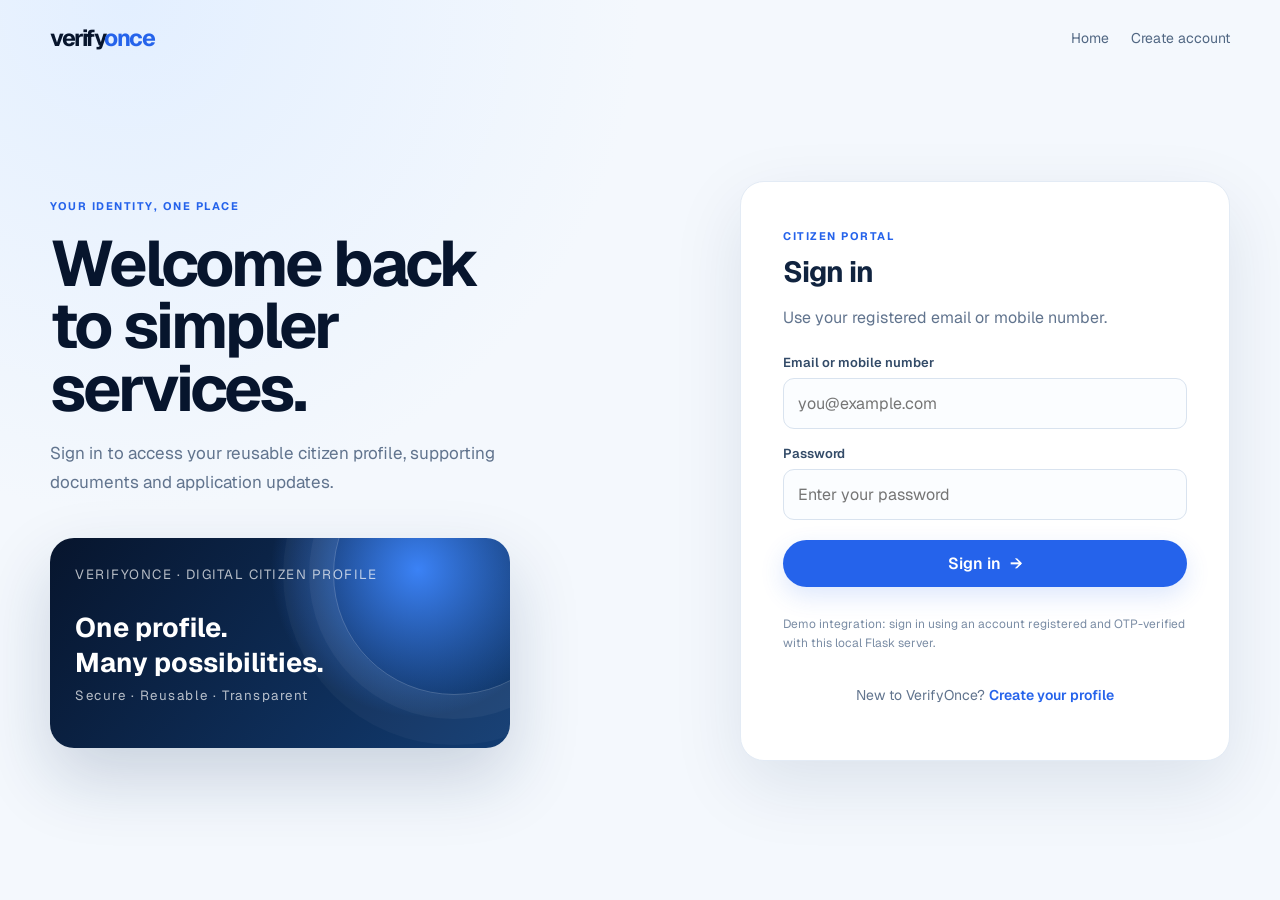
<file: frontend/dashboard.html>
<!doctype html><html lang="en"><head><meta charset="utf-8"><meta name="viewport" content="width=device-width,initial-scale=1"><title>Citizen dashboard · VerifyOnce</title><link rel="stylesheet" href="app.css"></head><body><header class="shell topbar"><a class="brand" href="index.html">verify<span>once</span></a><div class="top-links"><span class="muted" id="headerName">Citizen portal</span><a class="btn secondary" href="index.html" id="logoutBtn">Sign out</a></div></header><div class="shell app-layout"><aside class="sidebar"><div class="side-label">Workspace</div><a class="side-link active" href="dashboard.html">▦ &nbsp; Overview</a><a class="side-link" href="#profile">◎ &nbsp; My profile</a><a class="side-link" href="#documents">▤ &nbsp; Documents</a><a class="side-link" href="#applications">▣ &nbsp; Applications</a><a class="side-link" href="#support">? &nbsp; Help & support</a></aside><main class="main"><div class="welcome"><div><span class="eyebrow">Citizen dashboard</span><h1 id="welcomeName">Welcome back</h1><p class="muted">Here's a snapshot of your VerifyOnce profile.</p></div><div class="avatar" id="avatar">VO</div></div><section class="stats"><article class="stat"><span class="muted">Profile completion</span><div class="num">75%</div><p>2 details left to review</p><div class="progress"><span style="width:75%"></span></div></article><article class="stat"><span class="muted">Documents added</span><div class="num">3</div><p>Uploads will appear here after document module integration</p></article><article class="stat"><span class="muted">Applications</span><div class="num">2</div><p>Application API coming next</p></article></section><section class="panel" id="profile"><div class="panel-head"><h3>Your reusable citizen profile</h3><span class="pill pending" id="verificationBadge">Demo contact verified</span></div><div class="profile-row"><div class="profile-icon">◎</div><div style="flex:1"><strong id="profileName">Demo Citizen</strong><small id="citizenId">Citizen ID pending</small></div><a class="btn secondary" href="#documents">View profile</a></div><p class="fine" style="margin-top:13px">A permanent Citizen ID is issued only after the verification workflow. This sample screen does not generate a real ID.</p></section><section class="panel" id="applications"><div class="panel-head"><h3>Recent applications</h3><a href="#services" class="muted" style="font-size:13px">Explore services →</a></div><div class="application"><div><strong>Scholarship Benefit (sample)</strong><small>Application VO-DEMO-0001 · Submitted 18 Nov 2026</small><div class="progress"><span style="width:66%"></span></div></div><span class="pill pending">Under review</span></div><div class="application"><div><strong>Income Certificate (sample)</strong><small>Application VO-DEMO-0002 · Draft</small><div class="progress"><span style="width:28%"></span></div></div><span class="pill">Draft</span></div></section><section class="panel" id="documents"><div class="panel-head"><h3>Documents & next steps</h3><span class="muted" style="font-size:12px">Fictional demo data</span></div><div class="quick-actions"><a class="quick" href="#"><span class="eyebrow">01 · Documents</span><b>Review uploaded documents</b><small>Check document status and extracted sample fields.</small></a><a class="quick" href="#services" id="serviceAction"><span class="eyebrow">02 · Services</span><b>Explore available services</b><small>See which applications can reuse your profile.</small></a></div></section><section class="panel" id="services"><div class="panel-head"><h3>Participating services</h3><span class="muted" style="font-size:12px">Illustrative only</span></div><div class="quick-actions"><div class="quick"><b>Income Certificate</b><small>Sample service · eligibility rules to be configured</small></div><div class="quick"><b>Scholarship Benefit</b><small>Sample service · eligibility rules to be configured</small></div></div></section><p class="footer-note">VERIFYONCE HACKATHON PROTOTYPE · SAMPLE DATA ONLY · NOT AN OFFICIAL GOVERNMENT PORTAL</p></main></div><script src="app.js"></script></body></html>
</file>
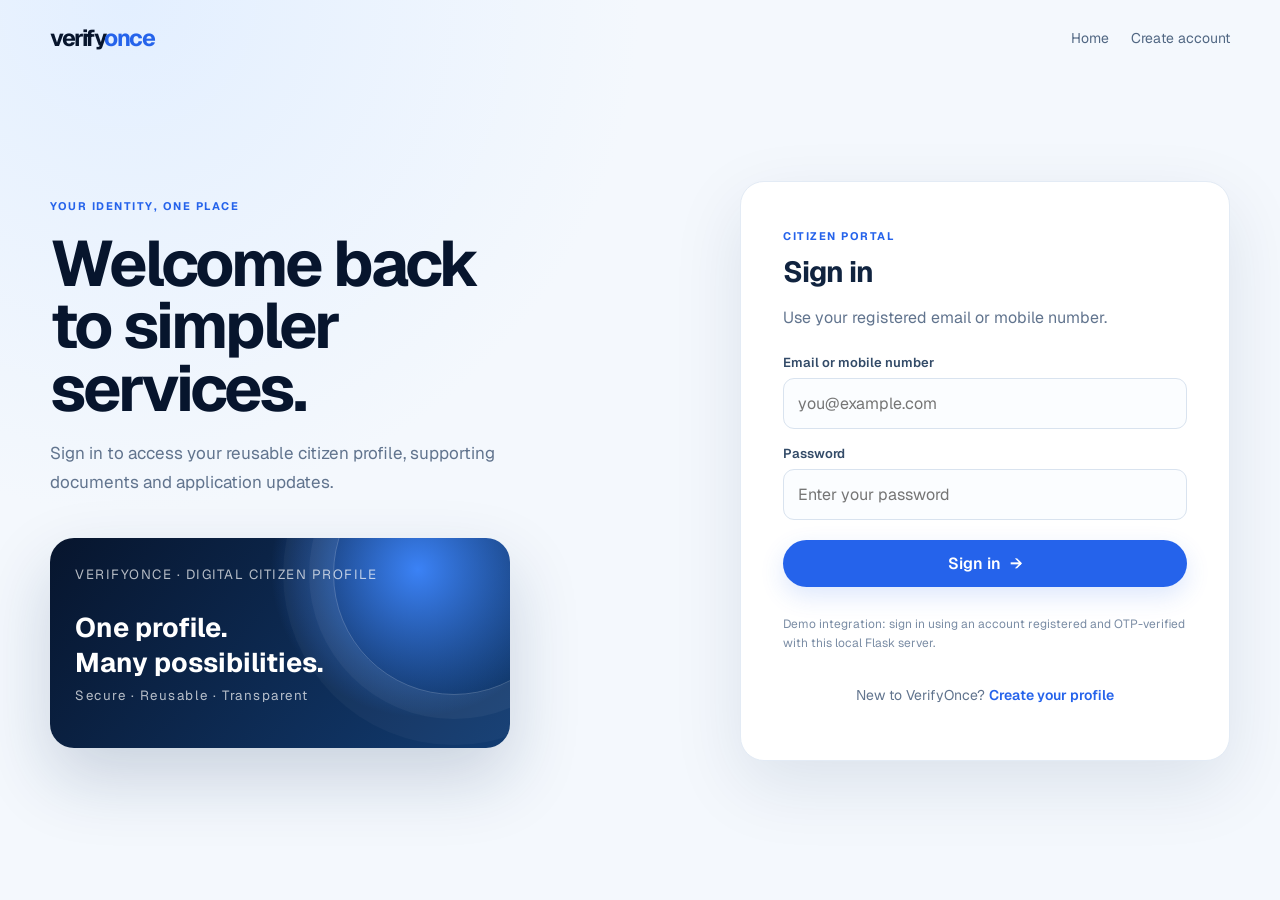
<file: frontend/login.html>
<!doctype html><html lang="en"><head><meta charset="utf-8"><meta name="viewport" content="width=device-width,initial-scale=1"><title>Sign in · VerifyOnce</title><link rel="stylesheet" href="app.css"></head><body><header class="shell topbar"><a class="brand" href="index.html">verify<span>once</span></a><div class="top-links"><a href="index.html">Home</a><a href="register.html">Create account</a></div></header><main class="shell auth-wrap"><section class="auth-copy reveal"><span class="eyebrow">Your identity, one place</span><h1>Welcome back<br>to simpler services.</h1><p>Sign in to access your reusable citizen profile, supporting documents and application updates.</p><div class="identity-art"><small>VERIFYONCE · DIGITAL CITIZEN PROFILE</small><strong>One profile.<br>Many possibilities.</strong><small>Secure · Reusable · Transparent</small></div></section><section class="auth-card reveal"><span class="eyebrow">Citizen portal</span><h2>Sign in</h2><p class="muted">Use your registered email or mobile number.</p><form class="form" id="loginForm"><div class="field"><label for="identity">Email or mobile number</label><input id="identity" name="identity" autocomplete="username" placeholder="you@example.com" required></div><div class="field"><label for="password">Password</label><input id="password" name="password" type="password" autocomplete="current-password" placeholder="Enter your password" required minlength="6"></div><div class="notice" id="formNotice" role="status"></div><button class="btn" type="submit">Sign in <span aria-hidden="true">→</span></button><p class="fine">Demo integration: sign in using an account registered and OTP-verified with this local Flask server.</p></form><p class="auth-foot">New to VerifyOnce? <a href="register.html">Create your profile</a></p></section></main><script src="app.js"></script></body></html>
</file>
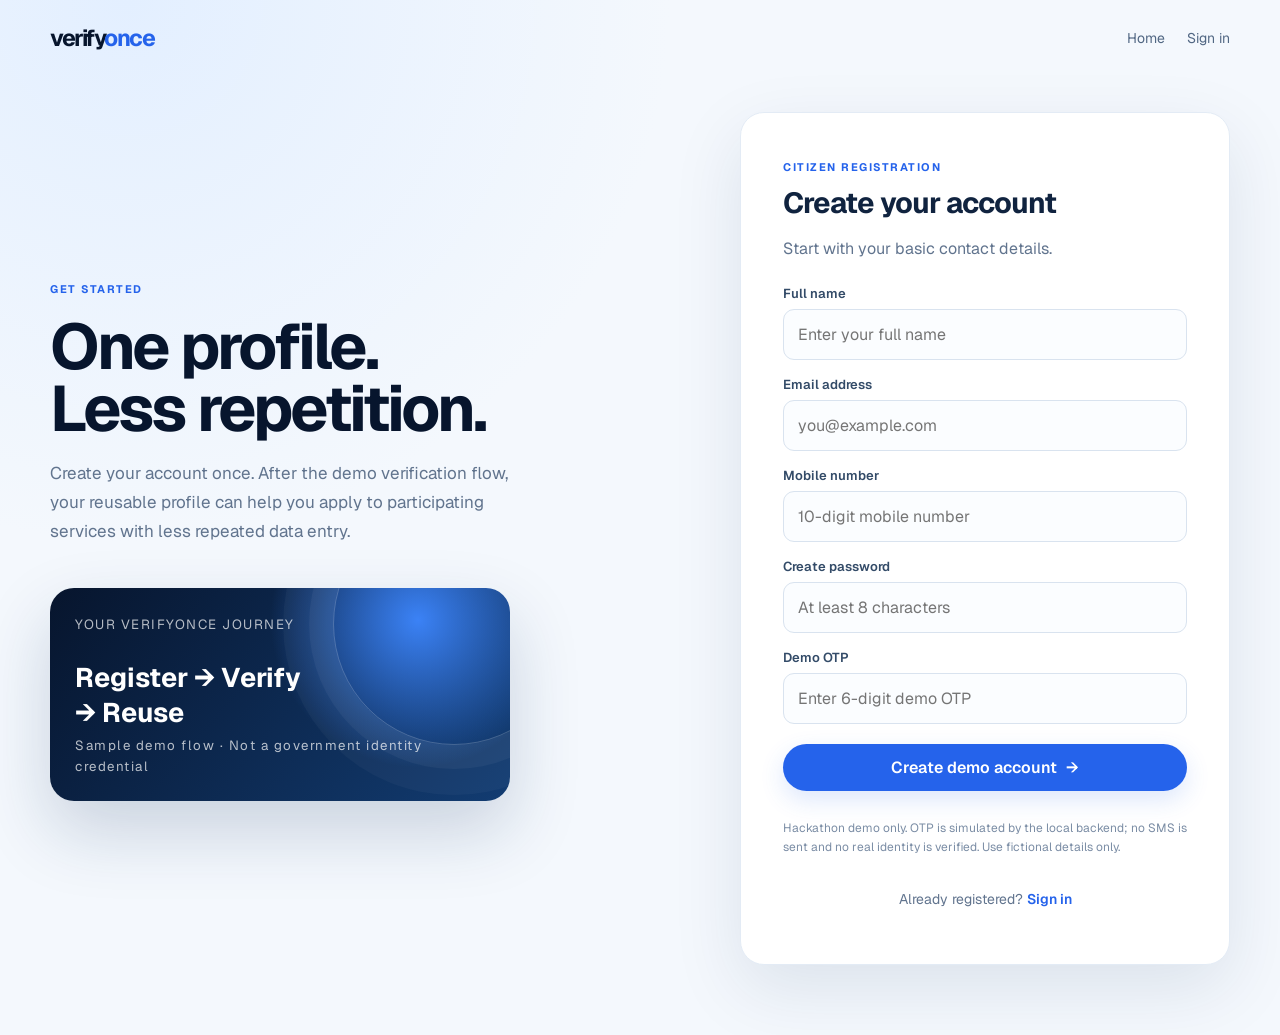
<file: frontend/register.html>
<!doctype html><html lang="en"><head><meta charset="utf-8"><meta name="viewport" content="width=device-width,initial-scale=1"><title>Create profile · VerifyOnce</title><link rel="stylesheet" href="app.css"></head><body><header class="shell topbar"><a class="brand" href="index.html">verify<span>once</span></a><div class="top-links"><a href="index.html">Home</a><a href="login.html">Sign in</a></div></header><main class="shell auth-wrap"><section class="auth-copy reveal"><span class="eyebrow">Get started</span><h1>One profile.<br>Less repetition.</h1><p>Create your account once. After the demo verification flow, your reusable profile can help you apply to participating services with less repeated data entry.</p><div class="identity-art"><small>YOUR VERIFYONCE JOURNEY</small><strong>Register → Verify<br>→ Reuse</strong><small>Sample demo flow · Not a government identity credential</small></div></section><section class="auth-card reveal"><span class="eyebrow">Citizen registration</span><h2>Create your account</h2><p class="muted">Start with your basic contact details.</p><form class="form" id="registerForm"><div class="field"><label for="fullName">Full name</label><input id="fullName" name="fullName" autocomplete="name" placeholder="Enter your full name" required minlength="2"></div><div class="field"><label for="email">Email address</label><input id="email" name="email" type="email" autocomplete="email" placeholder="you@example.com" required></div><div class="field"><label for="mobile">Mobile number</label><input id="mobile" name="mobile" inputmode="numeric" autocomplete="tel" placeholder="10-digit mobile number" pattern="[0-9]{10}" required></div><div class="field"><label for="newPassword">Create password</label><input id="newPassword" name="password" type="password" autocomplete="new-password" placeholder="At least 8 characters" minlength="8" required></div><div class="field" id="otpField" hidden><label for="otp">Demo OTP</label><input id="otp" name="otp" inputmode="numeric" autocomplete="one-time-code" placeholder="Enter 6-digit demo OTP" pattern="[0-9]{6}" maxlength="6"></div><div class="notice" id="formNotice" role="status"></div><button class="btn" id="registerSubmit" type="submit">Create demo account <span aria-hidden="true">→</span></button><p class="fine">Hackathon demo only. OTP is simulated by the local backend; no SMS is sent and no real identity is verified. Use fictional details only.</p></form><p class="auth-foot">Already registered? <a href="login.html">Sign in</a></p></section></main><script src="app.js"></script></body></html>
</file>
<file: frontend/app.css>
@import url('https://fonts.googleapis.com/css2?family=Geist:wght@400;500;600;700&display=swap');
:root{--navy:#07152d;--navy2:#0b1d3a;--blue:#2563eb;--cyan:#7dd3fc;--ink:#10233f;--muted:#61748e;--line:#dce6f3;--paper:#f4f8fd;--white:#fff;--green:#13865c;--amber:#a56808;--shadow:0 24px 70px rgba(14,43,83,.10);font-family:Geist,Inter,system-ui,sans-serif;color:var(--ink)}
*{box-sizing:border-box}body{margin:0;min-height:100vh;background:radial-gradient(circle at 10% 0%,#e3efff,transparent 35%),var(--paper)}a{color:inherit;text-decoration:none}button,input,select{font:inherit}.shell{width:min(1180px,calc(100% - 40px));margin:auto}.topbar{height:76px;display:flex;align-items:center;justify-content:space-between}.brand{font-size:23px;font-weight:700;letter-spacing:-1.5px;color:var(--navy)}.brand span{color:var(--blue)}.top-links{display:flex;align-items:center;gap:22px;color:#516783;font-size:14px}.btn{display:inline-flex;align-items:center;justify-content:center;gap:9px;border:0;border-radius:999px;padding:13px 20px;background:var(--blue);color:#fff;font-weight:600;cursor:pointer;box-shadow:0 9px 24px #2563eb28;transition:.2s transform,.2s box-shadow}.btn:hover{transform:translateY(-2px);box-shadow:0 14px 30px #2563eb35}.btn.secondary{background:#eaf2ff;color:#1d4ed8;box-shadow:none}.btn.ghost{background:transparent;color:var(--ink);border:1px solid var(--line);box-shadow:none}.eyebrow{font-size:11px;font-weight:700;letter-spacing:1.5px;text-transform:uppercase;color:var(--blue)}.muted{color:var(--muted)}.auth-wrap{min-height:calc(100vh - 76px);display:grid;grid-template-columns:1fr 1fr;align-items:center;gap:6vw;padding:36px 0 70px}.auth-copy h1{font-size:clamp(42px,5vw,68px);line-height:.98;letter-spacing:-3px;color:var(--navy);margin:18px 0}.auth-copy p{font-size:17px;line-height:1.7;color:var(--muted);max-width:470px}.identity-art{margin-top:42px;max-width:460px;min-height:210px;border-radius:24px;padding:25px;color:#fff;background:radial-gradient(circle at 80% 15%,#3b82f6,transparent 36%),linear-gradient(130deg,#07152d,#123c72);box-shadow:0 30px 70px #102e5b30;position:relative;overflow:hidden}.identity-art:after{content:"";position:absolute;width:240px;height:240px;border:1px solid #ffffff35;border-radius:50%;right:-65px;top:-85px;box-shadow:0 0 0 24px #ffffff0b,0 0 0 50px #ffffff08}.identity-art small{opacity:.7;letter-spacing:1.5px}.identity-art strong{display:block;font-size:27px;margin:26px 0 4px}.auth-card{background:#fff;border:1px solid #e3ebf5;border-radius:24px;padding:clamp(24px,4vw,42px);box-shadow:var(--shadow);width:100%;max-width:490px;justify-self:end}.auth-card h2{font-size:29px;letter-spacing:-1px;margin:8px 0}.form{display:grid;gap:16px;margin-top:26px}.field{display:grid;gap:7px}.field label{font-size:13px;font-weight:600;color:#334b68}.field input,.field select{width:100%;border:1px solid #d9e3ef;border-radius:11px;padding:14px 14px;background:#fbfdff;outline:none}.field input:focus,.field select:focus{border-color:#4f83ef;box-shadow:0 0 0 3px #2563eb16}.form .btn{width:100%;margin-top:4px}.fine{font-size:12px;line-height:1.55;color:#7b8da5}.notice{display:none;border-radius:12px;padding:12px 14px;background:#eff6ff;color:#1d4ed8;font-size:13px;line-height:1.5}.notice.show{display:block}.auth-foot{text-align:center;font-size:14px;color:var(--muted);margin-top:22px}.auth-foot a{color:var(--blue);font-weight:600}.app-layout{display:grid;grid-template-columns:245px 1fr;min-height:calc(100vh - 76px);gap:30px;padding-bottom:50px}.sidebar{background:#fff;border:1px solid var(--line);border-radius:20px;padding:22px;height:fit-content;position:sticky;top:20px}.side-label{font-size:10px;text-transform:uppercase;letter-spacing:1.4px;color:#91a1b6;font-weight:700;margin:18px 0 10px}.side-link{display:flex;gap:12px;align-items:center;padding:12px;border-radius:11px;color:#60738d;font-size:14px;margin:3px 0}.side-link.active,.side-link:hover{background:#edf4ff;color:#1d4ed8;font-weight:600}.main{min-width:0}.welcome{display:flex;align-items:center;justify-content:space-between;gap:20px;margin:15px 0 26px}.welcome h1{font-size:34px;letter-spacing:-1.5px;color:var(--navy);margin:4px 0}.avatar{height:42px;width:42px;border-radius:50%;display:grid;place-items:center;background:#dceafe;color:#1d4ed8;font-weight:700}.stats{display:grid;grid-template-columns:repeat(3,1fr);gap:15px}.stat,.panel{background:#fff;border:1px solid var(--line);border-radius:18px;padding:21px;box-shadow:0 8px 26px #163c6b08}.stat .num{font-size:32px;font-weight:700;color:var(--navy);letter-spacing:-1px;margin:9px 0 2px}.stat p{font-size:13px;color:var(--muted)}.panel{margin-top:18px}.panel-head{display:flex;justify-content:space-between;align-items:center;gap:15px;margin-bottom:16px}.panel h3{font-size:18px;letter-spacing:-.4px}.profile-row{display:flex;align-items:center;gap:16px;padding:18px;border-radius:14px;background:#f5f8fd}.profile-icon{height:48px;width:48px;border-radius:14px;background:#e1edff;color:#1d4ed8;display:grid;place-items:center;font-size:21px}.profile-row strong{display:block}.profile-row small{color:var(--muted)}.pill{font-size:11px;padding:6px 10px;border-radius:999px;background:#e9f8f1;color:var(--green);font-weight:700}.pill.pending{background:#fff5df;color:var(--amber)}.application{display:grid;grid-template-columns:1fr auto;gap:12px;padding:16px 0;border-bottom:1px solid #edf1f6}.application:last-child{border:0}.application strong{display:block;font-size:14px}.application small{color:var(--muted)}.progress{height:6px;background:#edf2f8;border-radius:99px;margin-top:10px;overflow:hidden}.progress span{display:block;height:100%;width:66%;background:linear-gradient(90deg,#2563eb,#7dd3fc);border-radius:99px}.quick-actions{display:grid;grid-template-columns:repeat(2,1fr);gap:12px}.quick{padding:17px;border:1px solid var(--line);border-radius:14px;background:#fbfdff}.quick b{display:block;margin:8px 0 4px}.quick small{color:var(--muted)}.footer-note{font-size:11px;color:#8192a8;text-align:center;padding:20px}.reveal{animation:rise .65s both}@keyframes rise{from{opacity:0;transform:translateY(18px)}to{opacity:1;transform:none}}@media(max-width:850px){.auth-wrap{grid-template-columns:1fr;gap:28px;padding-top:20px}.auth-copy{max-width:650px}.identity-art{display:none}.auth-card{justify-self:stretch;max-width:none}.app-layout{grid-template-columns:1fr}.sidebar{position:static;display:flex;overflow:auto;gap:4px;padding:10px}.side-label{display:none}.side-link{white-space:nowrap}.stats{grid-template-columns:1fr 1fr}.top-links{gap:12px}}@media(max-width:560px){.shell{width:min(100% - 26px,1180px)}.topbar{height:65px}.top-links a:not(.btn){display:none}.auth-copy h1{font-size:43px}.auth-card{padding:23px}.stats{grid-template-columns:1fr}.welcome{align-items:flex-start}.welcome h1{font-size:28px}.quick-actions{grid-template-columns:1fr}}
</file>
